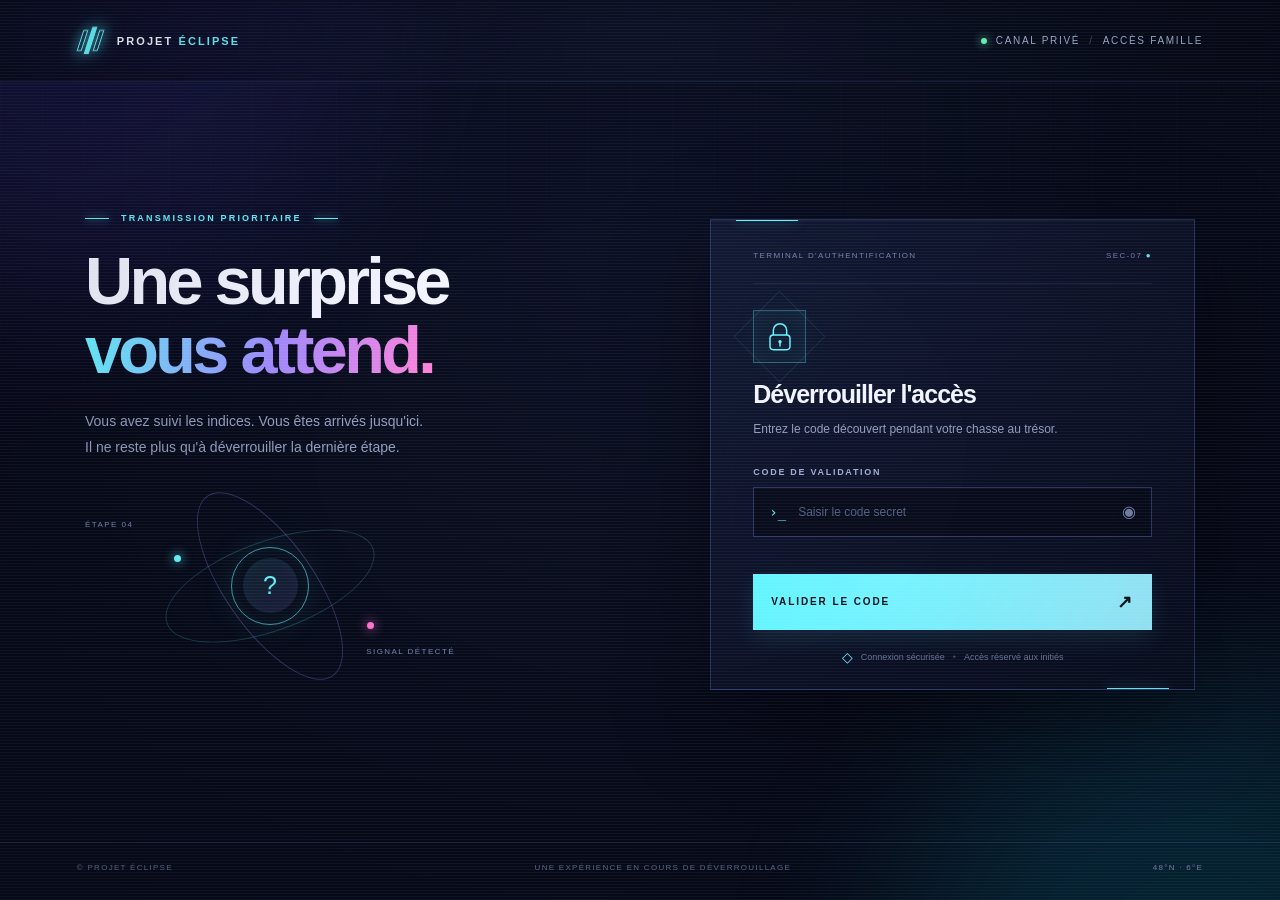
<file: index.html>
<!doctype html>
<html lang="fr">
<head>
  <meta charset="utf-8">
  <meta name="viewport" content="width=device-width, initial-scale=1">
  <meta name="theme-color" content="#080b18">
  <title>Projet Éclipse — Accès confidentiel</title>
  <link rel="stylesheet" href="style.css">
</head>
<body>
  <div class="loading-screen" id="loading-screen" aria-label="Chargement du terminal">
    <div class="loader-inner">
      <div class="loader-emblem"><span>✦</span></div>
      <div class="loader-title">INITIALISATION DU TERMINAL</div>
      <div class="loader-subtitle">SYNCHRONISATION DU SIGNAL...</div>
      <div class="loader-track"><div class="loader-progress"></div></div>
      <div class="loader-percent" id="loader-percent">00%</div>
    </div>
  </div>
  <div class="ambient ambient-one"></div><div class="ambient ambient-two"></div>
  <div class="grid-overlay"></div>
  <header class="topbar">
    <a class="brand" href="#" aria-label="Projet Éclipse, accueil">
      <span class="brand-mark"><span></span><span></span><span></span></span>
      <span>PROJET <b>ÉCLIPSE</b></span>
    </a>
    <div class="top-status"><i></i> CANAL PRIVÉ <span class="status-divider">/</span> ACCÈS FAMILLE</div>
  </header>

  <main class="shell">
    <section class="intro">
      <div class="eyebrow"><span class="eyebrow-line"></span> TRANSMISSION PRIORITAIRE <span class="eyebrow-line"></span></div>
      <h1>Une surprise<br><span>vous attend.</span></h1>
      <p class="intro-copy">Vous avez suivi les indices. Vous êtes arrivés jusqu'ici.<br>Il ne reste plus qu'à déverrouiller la dernière étape.</p>
      <div class="decorative-orbit" aria-hidden="true">
        <div class="orbit orbit-a"></div><div class="orbit orbit-b"></div>
        <div class="orbit-core"><div class="core-inner">?</div></div>
        <span class="orbit-dot dot-a"></span><span class="orbit-dot dot-b"></span>
        <span class="orbit-label label-a">ÉTAPE 04</span><span class="orbit-label label-b">SIGNAL DÉTECTÉ</span>
      </div>
    </section>

    <section class="access-card" aria-labelledby="access-title">
      <div class="card-topline"><span>TERMINAL D'AUTHENTIFICATION</span><span class="card-id">SEC-07 <b>●</b></span></div>
      <div class="lock-icon" aria-hidden="true">
        <svg viewBox="0 0 48 48" fill="none"><path d="M14 21v-7a10 10 0 0 1 20 0v7" stroke="currentColor" stroke-width="2.2"/><rect x="9" y="21" width="30" height="22" rx="5" stroke="currentColor" stroke-width="2.2"/><circle cx="24" cy="31" r="2.5" fill="currentColor"/><path d="M24 33.5v4" stroke="currentColor" stroke-width="2.2" stroke-linecap="round"/></svg>
      </div>
      <h2 id="access-title">Déverrouiller l'accès</h2>
      <p class="card-copy">Entrez le code découvert pendant votre chasse au trésor.</p>
      <form id="code-form" novalidate>
        <label for="secret-code">CODE DE VALIDATION</label>
        <div class="input-wrap">
          <span class="input-prefix">›_</span>
          <input id="secret-code" name="code" type="password" placeholder="Saisir le code secret" autocomplete="off" spellcheck="false" required>
          <button class="reveal-toggle" id="toggle-code" type="button" aria-label="Afficher ou masquer le code">◉</button>
        </div>
        <p class="error-message" id="error-message" role="alert" aria-live="polite"></p>
        <button class="unlock-button" type="submit"><span>VALIDER LE CODE</span><span class="button-arrow">↗</span></button>
      </form>
      <div class="card-foot"><span class="tiny-shield">◇</span> Connexion sécurisée <span class="foot-dot">•</span> Accès réservé aux initiés</div>
    </section>
  </main>

  <footer class="footer"><span>© PROJET ÉCLIPSE</span><span>UNE EXPÉRIENCE EN COURS DE DÉVERROUILLAGE</span><span class="footer-coordinates">48°N · 6°E</span></footer>
  <div class="scanline" aria-hidden="true"></div>
  <script src="script.js"></script>
</body>
</html>
</file>
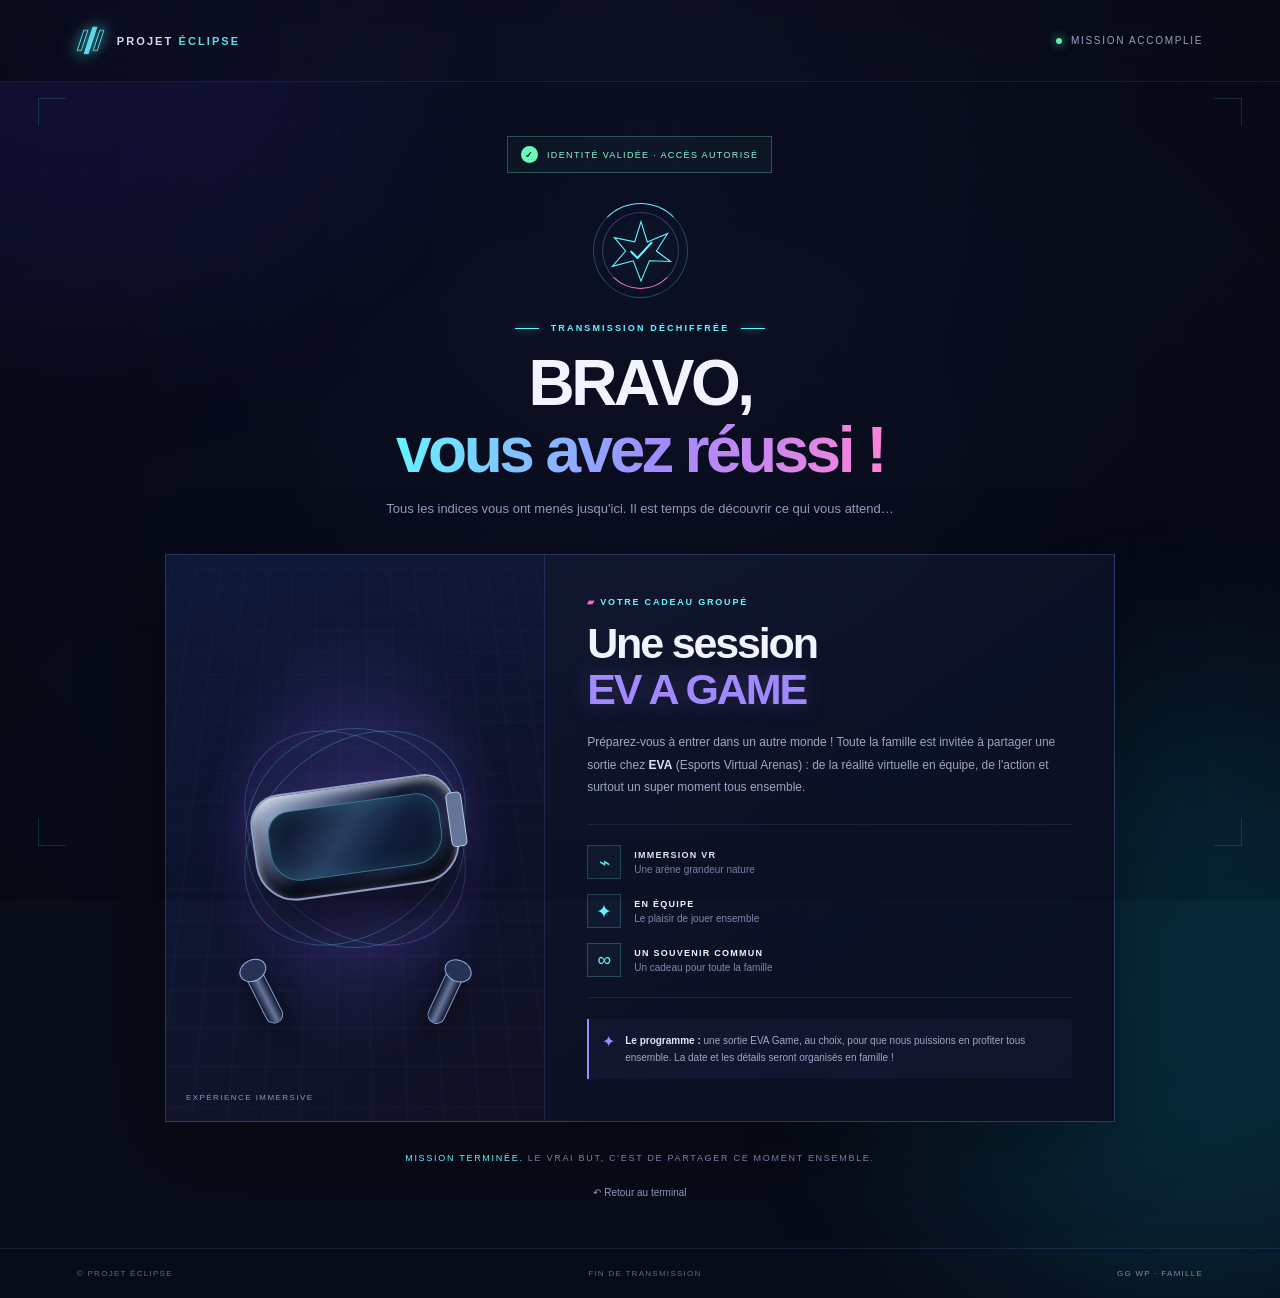
<file: cadeau.html>
<!doctype html>
<html lang="fr">
<head>
  <meta charset="utf-8">
  <meta name="viewport" content="width=device-width, initial-scale=1">
  <meta name="theme-color" content="#080b18">
  <title>Surprise déverrouillée — Projet Éclipse</title>
  <link rel="stylesheet" href="style.css">
</head>
<body class="gift-page">
  <div class="loading-screen" id="gift-loading" aria-label="Décryptage du cadeau">
    <div class="loader-inner">
      <div class="loader-emblem"><span>✦</span></div>
      <div class="loader-title">DÉCRYPTAGE DU CADEAU</div>
      <div class="loader-subtitle">OUVERTURE DU COFFRE-FORT NUMÉRIQUE...</div>
      <div class="loader-track"><div class="loader-progress"></div></div>
      <div class="loader-percent">ACCESSING REWARD</div>
    </div>
  </div>
  <div class="ambient ambient-one"></div><div class="ambient ambient-two"></div>
  <div class="grid-overlay"></div>
  <header class="topbar">
    <a class="brand" href="index.html"><span class="brand-mark"><span></span><span></span><span></span></span><span>PROJET <b>ÉCLIPSE</b></span></a>
    <div class="top-status"><i></i> MISSION ACCOMPLIE</div>
  </header>
  <span class="hud-corner hud-tl" aria-hidden="true"></span><span class="hud-corner hud-tr" aria-hidden="true"></span>
  <span class="hud-corner hud-bl" aria-hidden="true"></span><span class="hud-corner hud-br" aria-hidden="true"></span>
  <main class="gift-shell">
    <div class="success-chip"><span>✓</span> IDENTITÉ VALIDÉE · ACCÈS AUTORISÉ</div>
    <div class="celebration-symbol" aria-hidden="true">
      <div class="celebration-ring ring-one"></div><div class="celebration-ring ring-two"></div>
      <svg viewBox="0 0 100 100" fill="none"><path d="M50 8 59 37 88 25 72 50 92 65 62 64 50 93 39 64 9 72 28 50 12 31 41 37Z" stroke="currentColor" stroke-width="1.6"/><path d="m36 51 9 9 20-22" stroke="currentColor" stroke-width="3" stroke-linecap="round" stroke-linejoin="round"/></svg>
    </div>
    <p class="eyebrow"><span class="eyebrow-line"></span> TRANSMISSION DÉCHIFFRÉE <span class="eyebrow-line"></span></p>
    <h1 class="gift-title">BRAVO,<br><span>vous avez réussi !</span></h1>
    <p class="gift-intro">Tous les indices vous ont menés jusqu'ici. Il est temps de découvrir ce qui vous attend…</p>
    <section class="prize-card">
      <div class="prize-image">
        <div class="prize-halo"></div>
        <div class="vr-visor"><div class="visor-glass"></div><div class="visor-side"></div></div>
        <div class="vr-controller controller-left"></div><div class="vr-controller controller-right"></div>
        <span class="image-tag">EXPÉRIENCE IMMERSIVE</span>
      </div>
      <div class="prize-content">
        <p class="prize-kicker">VOTRE CADEAU GROUPÉ</p>
        <h2>Une session<br><span>EV A GAME</span></h2>
        <p class="prize-description">Préparez-vous à entrer dans un autre monde ! Toute la famille est invitée à partager une sortie chez <strong>EVA</strong> (Esports Virtual Arenas) : de la réalité virtuelle en équipe, de l'action et surtout un super moment tous ensemble.</p>
        <div class="prize-features">
          <div><span class="feature-icon">⌁</span><span><b>IMMERSION VR</b><small>Une arène grandeur nature</small></span></div>
          <div><span class="feature-icon">✦</span><span><b>EN ÉQUIPE</b><small>Le plaisir de jouer ensemble</small></span></div>
          <div><span class="feature-icon">∞</span><span><b>UN SOUVENIR COMMUN</b><small>Un cadeau pour toute la famille</small></span></div>
        </div>
        <div class="gift-note"><span>✦</span><p><b>Le programme :</b> une sortie EVA Game, au choix, pour que nous puissions en profiter tous ensemble. La date et les détails seront organisés en famille !</p></div>
      </div>
    </section>
    <p class="closing-line">MISSION TERMINÉE. <span>LE VRAI BUT, C'EST DE PARTAGER CE MOMENT ENSEMBLE.</span></p>
    <a class="back-link" href="index.html">↶ Retour au terminal</a>
  </main>
  <footer class="footer"><span>© PROJET ÉCLIPSE</span><span>FIN DE TRANSMISSION</span><span class="footer-coordinates">GG WP · FAMILLE</span></footer>
  <div class="confetti-layer" id="confetti-layer" aria-hidden="true"></div>
  <script src="gift.js"></script>
</body>
</html>
</file>
<file: style.css>
:root {
  --bg: #080b18; --panel: rgba(15, 20, 40, .82); --line: rgba(126, 151, 255, .2);
  --text: #f1f4ff; --muted: #939dbd; --cyan: #63f5ff; --violet: #a18bff;
  --pink: #ff73ce; --font: Inter, "Segoe UI", Roboto, Helvetica, Arial, sans-serif;
}
* { box-sizing: border-box; }
html { min-height: 100%; }
body { margin: 0; min-height: 100vh; background: var(--bg); color: var(--text); font-family: var(--font); overflow-x: hidden; }
body::before { content:""; position:fixed; inset:0; pointer-events:none; opacity:.22; z-index:-1; background: radial-gradient(ellipse at 50% 25%, #1b2350 0%, transparent 58%), linear-gradient(135deg,#080b18,#0b1024 50%,#090b19); }
.ambient { position:fixed; width:38rem; height:38rem; border-radius:50%; filter:blur(100px); opacity:.14; pointer-events:none; z-index:-1; animation: float 14s ease-in-out infinite alternate; }
.ambient-one { background:#5c46ff; top:-20rem; left:-14rem; }
.ambient-two { background:#00d9f5; bottom:-25rem; right:-14rem; animation-delay:-5s; }
.grid-overlay { position:fixed; inset:0; z-index:-1; pointer-events:none; opacity:.16; background-image:linear-gradient(rgba(125,150,255,.12) 1px,transparent 1px),linear-gradient(90deg,rgba(125,150,255,.12) 1px,transparent 1px); background-size:54px 54px; mask-image:linear-gradient(to bottom,black,transparent 85%); }
.topbar { height:82px; padding:0 clamp(22px,6vw,90px); display:flex; align-items:center; justify-content:space-between; border-bottom:1px solid rgba(132,151,255,.13); position:relative; z-index:2; }
.brand { display:flex; align-items:center; gap:13px; color:var(--text); text-decoration:none; letter-spacing:.19em; font-size:11px; font-weight:600; }
.brand b { color:var(--cyan); font-weight:800; }
.brand-mark { width:27px; height:27px; display:flex; align-items:center; justify-content:center; gap:3px; transform:skew(-18deg); }
.brand-mark span { display:block; height:21px; width:5px; border:1px solid var(--cyan); box-shadow:0 0 12px #63f5ff55; }
.brand-mark span:nth-child(2) { height:27px; background:#63f5ff; }
.top-status { color:#a9b3d4; font-size:10px; letter-spacing:.17em; display:flex; align-items:center; gap:9px; }
.top-status i { width:6px; height:6px; background:#6effc1; border-radius:50%; box-shadow:0 0 10px #6effc1; }
.status-divider { color:#485276; }
.shell { width:min(1110px, calc(100% - 44px)); margin:0 auto; min-height:calc(100vh - 140px); display:grid; grid-template-columns:1.05fr .95fr; align-items:center; gap:clamp(36px,7vw,105px); padding:55px 0 70px; }
.intro { position:relative; padding-bottom:20px; }
.eyebrow { display:flex; align-items:center; gap:12px; color:var(--cyan); letter-spacing:.24em; font-size:9px; font-weight:700; }
.eyebrow-line { display:inline-block; width:24px; height:1px; background:var(--cyan); box-shadow:0 0 8px var(--cyan); }
h1 { font-size:clamp(42px,5.2vw,70px); line-height:1.04; letter-spacing:-.055em; margin:24px 0 22px; font-weight:760; }
h1 span, .gift-title span { color:transparent; background:linear-gradient(100deg,#65f5ff 0%,#a18bff 54%,#ff82d8 100%); background-clip:text; -webkit-background-clip:text; }
.intro-copy { color:var(--muted); font-size:14px; line-height:1.9; margin:0; }
.decorative-orbit { position:relative; height:180px; max-width:370px; margin-top:35px; }
.orbit { position:absolute; border:1px solid rgba(99,245,255,.2); border-radius:50%; left:50%; top:50%; transform:translate(-50%,-50%) rotate(-20deg); }
.orbit-a { width:220px; height:90px; }
.orbit-b { width:220px; height:90px; transform:translate(-50%,-50%) rotate(55deg); border-color:rgba(161,139,255,.3); }
.orbit-core { position:absolute; width:78px; height:78px; border:1px solid #63f5ff9c; border-radius:50%; left:50%; top:50%; transform:translate(-50%,-50%); display:grid; place-items:center; box-shadow:0 0 35px #63f5ff1c,inset 0 0 25px #63f5ff13; }
.core-inner { width:55px; height:55px; display:grid; place-items:center; border-radius:50%; background:linear-gradient(135deg,#63f5ff1b,#a18bff22); color:var(--cyan); font-size:25px; }
.orbit-dot { position:absolute; width:7px; height:7px; border-radius:50%; background:var(--cyan); box-shadow:0 0 12px var(--cyan); }
.dot-a { left:24%; top:33%; }.dot-b { right:22%; bottom:26%; background:var(--pink); box-shadow:0 0 12px var(--pink); }
.orbit-label { position:absolute; font-size:8px; color:#7685b0; letter-spacing:.18em; }
.label-a { left:0; top:24px; }.label-b { right:0; bottom:20px; }
.access-card { position:relative; padding:31px clamp(23px,3.3vw,42px) 24px; border:1px solid rgba(126,151,255,.26); background:linear-gradient(145deg,rgba(20,27,53,.88),rgba(10,14,31,.91)); box-shadow:0 25px 90px #0005, inset 0 1px 0 #ffffff08; backdrop-filter:blur(18px); }
.access-card::before,.access-card::after { content:""; position:absolute; width:34px; height:2px; background:var(--cyan); box-shadow:0 0 13px #63f5ff66; }
.access-card::before { top:-1px; left:25px; }.access-card::after { bottom:-1px; right:25px; }
.card-topline { display:flex; justify-content:space-between; color:#7582ab; font-size:8px; letter-spacing:.17em; padding-bottom:23px; border-bottom:1px solid rgba(126,151,255,.14); }
.card-id b { color:var(--cyan); font-size:8px; }
.lock-icon { width:53px; height:53px; border:1px solid #63f5ff50; display:grid; place-items:center; color:var(--cyan); margin:26px 0 17px; background:#63f5ff09; }
.lock-icon svg { width:32px; height:32px; }
.access-card h2 { margin:0; font-size:25px; letter-spacing:-.04em; }
.card-copy { color:var(--muted); font-size:12px; line-height:1.7; margin:10px 0 27px; }
#code-form label { display:block; color:#9eabcf; font-size:9px; font-weight:700; letter-spacing:.19em; margin-bottom:10px; }
.input-wrap { display:flex; align-items:center; border:1px solid rgba(126,151,255,.32); background:#080c1b; transition:border .2s,box-shadow .2s; }
.input-wrap:focus-within { border-color:var(--cyan); box-shadow:0 0 0 3px #63f5ff12,0 0 22px #63f5ff0d; }
.input-prefix { padding-left:15px; color:var(--cyan); font-size:14px; font-family:monospace; }
.input-wrap input { width:100%; min-width:0; border:0; outline:0; background:transparent; color:#f1f4ff; font:inherit; font-size:12px; padding:17px 12px; letter-spacing:.08em; }
.input-wrap input::placeholder { color:#535e80; letter-spacing:0; }
.reveal-toggle { color:#7380a8; border:0; background:none; cursor:pointer; padding:12px 15px; font-size:16px; }
.unlock-button { display:flex; justify-content:space-between; align-items:center; width:100%; margin-top:15px; padding:17px 18px; color:#07121b; background:linear-gradient(100deg,#63f5ff,#9beeff); border:0; cursor:pointer; font-size:10px; font-weight:900; letter-spacing:.19em; box-shadow:0 8px 25px #63f5ff1c; transition:transform .2s,filter .2s,box-shadow .2s; }
.unlock-button:hover { transform:translateY(-2px); filter:brightness(1.07); box-shadow:0 12px 30px #63f5ff30; }
.unlock-button:active { transform:translateY(0); }
.button-arrow { font-size:18px; }
.error-message { min-height:15px; margin:7px 0 0; color:#ff82b8; font-size:11px; }
.input-wrap.invalid { border-color:#ff5d98; animation:shake .3s; }
.card-foot { display:flex; align-items:center; justify-content:center; gap:8px; margin-top:19px; color:#697598; font-size:9px; }
.tiny-shield { color:var(--cyan); font-size:14px; }.foot-dot { color:#3f4b70; }
.footer { display:flex; align-items:center; justify-content:space-between; gap:15px; padding:20px clamp(22px,6vw,90px); border-top:1px solid rgba(132,151,255,.13); color:#5e6a8e; font-size:8px; letter-spacing:.16em; }
.footer-coordinates { color:#7f8ab0; }
.scanline { position:fixed; inset:0; pointer-events:none; z-index:5; opacity:.08; background:repeating-linear-gradient(to bottom,transparent 0,transparent 3px,#a7c8ff 4px); mix-blend-mode:screen; }
.gift-shell { width:min(950px,calc(100% - 38px)); margin:0 auto; padding:54px 0 40px; text-align:center; min-height:calc(100vh - 140px); }
.success-chip { display:inline-flex; align-items:center; gap:9px; padding:9px 13px; border:1px solid #6effc14a; background:#6effc10a; color:#8dffd0; font-size:9px; letter-spacing:.15em; }
.success-chip span { display:grid; place-items:center; width:17px; height:17px; border-radius:50%; color:#071b17; background:#6effc1; font-weight:900; }
.celebration-symbol { position:relative; width:95px; height:95px; margin:30px auto 25px; display:grid; place-items:center; color:var(--cyan); }
.celebration-symbol svg { width:70px; filter:drop-shadow(0 0 18px #63f5ff60); }
.celebration-ring { position:absolute; inset:0; border:1px solid #63f5ff40; border-radius:50%; }
.ring-one { animation:spin 16s linear infinite; border-top-color:var(--cyan); }.ring-two { inset:9px; border-color:#a18bff55; border-bottom-color:var(--pink); animation:spin 10s linear infinite reverse; }
.gift-shell .eyebrow { justify-content:center; }
.gift-title { font-size:clamp(38px,5.5vw,64px); margin:17px 0 14px; }
.gift-intro { color:var(--muted); font-size:13px; line-height:1.8; max-width:570px; margin:0 auto 34px; }
.prize-card { display:grid; grid-template-columns:.8fr 1.2fr; text-align:left; border:1px solid rgba(126,151,255,.28); background:linear-gradient(145deg,rgba(20,27,53,.9),rgba(10,14,31,.94)); box-shadow:0 25px 80px #0005; overflow:hidden; }
.prize-image { min-height:400px; position:relative; display:grid; place-items:center; overflow:hidden; background:radial-gradient(ellipse at 50% 50%,#493c9b77,transparent 55%),linear-gradient(145deg,#101a3b,#101023); border-right:1px solid #8e9eff20; }
.prize-image::before { content:""; position:absolute; inset:0; opacity:.25; background-image:linear-gradient(#8c9dff1b 1px,transparent 1px),linear-gradient(90deg,#8c9dff1b 1px,transparent 1px); background-size:25px 25px; transform:perspective(300px) rotateX(12deg) scale(1.2); }
.prize-halo { position:absolute; width:220px; height:220px; border:1px solid #63f5ff4a; border-radius:50%; box-shadow:0 0 60px #735dff2b,inset 0 0 55px #63f5ff0e; }
.prize-halo::before,.prize-halo::after { content:""; position:absolute; border:1px solid #a18bff50; border-radius:50%; inset:17px -15px; transform:rotate(42deg); }.prize-halo::after { transform:rotate(-42deg); border-color:#63f5ff45; }
.vr-visor { z-index:1; position:relative; width:205px; height:108px; border-radius:30px 30px 40px 40px; background:linear-gradient(145deg,#d6e7ff,#58688e 28%,#111a31 48%,#252f50 73%,#080d1b); transform:rotate(-8deg); box-shadow:inset 0 4px 8px #fff9,inset 0 -12px 16px #0009,0 25px 38px #0009,0 0 35px #8e81ff33; border:2px solid #9cadd7; }
.visor-glass { position:absolute; inset:16px 14px 17px; border-radius:23px 23px 30px 30px; background:linear-gradient(130deg,#10172b,#182b52 45%,#0a1226); border:1px solid #63f5ff75; box-shadow:inset 0 0 22px #63f5ff2c; overflow:hidden; }
.visor-glass::before { content:""; position:absolute; width:90px; height:160px; left:18px; top:-40px; transform:rotate(38deg); background:linear-gradient(90deg,transparent,#a3eaff20,transparent); }
.visor-side { position:absolute; width:16px; height:55px; right:-10px; top:20px; background:#6b7ba2; border:1px solid #c6d6f7; border-radius:5px; }
.vr-controller { z-index:2; position:absolute; width:18px; height:63px; bottom:95px; background:linear-gradient(90deg,#111a2e,#66759d,#10182b); border:1px solid #8499cc; border-radius:10px; box-shadow:0 8px 20px #0007; }
.vr-controller::before { content:""; position:absolute; width:26px; height:20px; left:-5px; top:-7px; border:1px solid #9bb1e7; border-radius:50%; background:#263354; }
.controller-left { left:calc(50% - 100px); transform:rotate(-27deg); }.controller-right { right:calc(50% - 100px); transform:rotate(25deg); }
.image-tag { position:absolute; bottom:19px; left:20px; color:#8c9abd; font-size:8px; letter-spacing:.18em; z-index:2; }
.prize-content { padding:clamp(24px,3.5vw,42px); }
.prize-kicker { color:var(--cyan); font-size:9px; letter-spacing:.2em; font-weight:800; margin:0 0 13px; }
.prize-content h2 { font-size:clamp(30px,4vw,43px); line-height:1.08; letter-spacing:-.05em; margin:0 0 18px; }
.prize-content h2 span { color:var(--violet); }
.prize-description { color:#a3adca; font-size:12px; line-height:1.9; margin:0 0 25px; }
.prize-description strong { color:#e9eaff; }
.prize-features { display:grid; gap:15px; padding:20px 0; border-top:1px solid #8e9eff20; border-bottom:1px solid #8e9eff20; }
.prize-features > div { display:flex; align-items:center; gap:13px; }
.feature-icon { display:grid; place-items:center; width:34px; height:34px; flex-shrink:0; border:1px solid #63f5ff38; color:var(--cyan); background:#63f5ff09; font-size:19px; }
.prize-features b,.prize-features small { display:block; }.prize-features b { font-size:9px; letter-spacing:.14em; }.prize-features small { margin-top:4px; color:#7e89ad; font-size:10px; }
.gift-note { display:flex; gap:10px; align-items:flex-start; margin-top:21px; padding:13px; background:#a18bff0b; border-left:2px solid var(--violet); }
.gift-note > span { color:var(--violet); }.gift-note p { margin:0; color:#9da8c7; font-size:10px; line-height:1.7; }.gift-note b { color:#dfe4ff; }
.closing-line { margin:30px 0 14px; color:var(--cyan); font-size:9px; letter-spacing:.19em; }.closing-line span { color:#7582a8; }
.back-link { display:inline-block; color:#8c98bb; text-decoration:none; font-size:10px; padding:10px; transition:color .2s; }.back-link:hover { color:var(--cyan); }
.confetti-layer { position:fixed; inset:0; pointer-events:none; overflow:hidden; z-index:10; }
.confetti { position:absolute; top:-15px; width:5px; height:10px; opacity:.8; animation:fall linear forwards; }
@keyframes float { to { transform:translate(45px,35px) scale(1.12); } }
@keyframes spin { to { transform:rotate(360deg); } }
@keyframes shake { 25%,75% { transform:translateX(-3px); } 50% { transform:translateX(3px); } }
@keyframes fall { to { transform:translateY(110vh) rotate(700deg); opacity:.2; } }
@media (max-width:760px) {
  .topbar { height:68px; padding:0 20px; }.top-status { font-size:8px; letter-spacing:.1em; }.brand { font-size:9px; letter-spacing:.12em; gap:8px; }
  .shell { grid-template-columns:1fr; gap:22px; padding:42px 0 45px; width:min(480px,calc(100% - 34px)); }
  .intro { text-align:center; }.intro .eyebrow { justify-content:center; }.intro h1 { margin-top:18px; }.intro-copy { font-size:12px; }.decorative-orbit { height:125px; margin:17px auto 0; max-width:300px; }.orbit-a,.orbit-b { width:170px; height:70px; }.orbit-core { width:62px; height:62px; }.core-inner { width:44px; height:44px; }.orbit-label { font-size:7px; }
  .access-card { padding:24px 22px 20px; }.lock-icon { margin-top:21px; }.footer { padding:17px 20px; flex-wrap:wrap; justify-content:center; font-size:7px; }.footer > span:nth-child(2) { display:none; }
  .gift-shell { padding-top:35px; }.gift-title { font-size:clamp(35px,9vw,52px); }.gift-intro { font-size:12px; margin-bottom:25px; }
  .prize-card { grid-template-columns:1fr; }.prize-image { min-height:275px; border-right:0; border-bottom:1px solid #8e9eff20; }.prize-halo { width:175px; height:175px; }.vr-visor { transform:scale(.82) rotate(-8deg); }.vr-controller { bottom:55px; }.prize-content { padding:25px 22px; }.closing-line { line-height:1.8; }.closing-line span { display:block; margin-top:4px; }
}
@media (prefers-reduced-motion: reduce) { *,*::before,*::after { animation-duration:.01ms!important; animation-iteration-count:1!important; scroll-behavior:auto!important; } }


/* === ÉDITION CINÉMATIQUE SCI-FI === */
:root { --electric:#6af7ff; --plasma:#9d7bff; --hotpink:#ff69d4; }
body { isolation:isolate; }
body::after {
  content:""; position:fixed; inset:0; pointer-events:none; z-index:6; opacity:.13;
  background:radial-gradient(ellipse at center,transparent 35%,#000 100%);
}
.grid-overlay { opacity:.22; background-size:42px 42px; animation:grid-drift 24s linear infinite; }
.topbar { backdrop-filter:blur(14px); background:linear-gradient(90deg,#080b18c9,#10152a77,#080b18c9); }
.brand-mark { filter:drop-shadow(0 0 8px #63f5ff66); }
.brand-mark span:nth-child(2) { box-shadow:0 0 16px #63f5ff88; }
.top-status { text-shadow:0 0 14px #63f5ff22; }
.eyebrow { text-shadow:0 0 14px #63f5ff40; }
.access-card { overflow:hidden; box-shadow:0 25px 90px #0007, inset 0 1px 0 #ffffff0c, 0 0 50px #6d70ff08; }
.access-card::before,.access-card::after { width:62px; height:2px; }
.access-card::before { animation:corner-pulse 3s ease-in-out infinite alternate; }
.access-card::after { animation:corner-pulse 3s ease-in-out infinite alternate-reverse; }
.access-card::marker { display:none; }
.access-card::selection { background:#63f5ff55; }
.lock-icon { position:relative; box-shadow:0 0 28px #63f5ff0b,inset 0 0 22px #63f5ff0a; }
.lock-icon::after { content:""; position:absolute; inset:-7px; border:1px solid #63f5ff19; transform:rotate(45deg); }
.input-wrap { position:relative; }
.input-wrap::after { content:""; position:absolute; top:0; bottom:0; left:-30%; width:20%; pointer-events:none; background:linear-gradient(90deg,transparent,#63f5ff12,transparent); transform:skewX(-20deg); }
.input-wrap:focus-within::after { animation:input-scan 1.2s ease-out; }
.unlock-button { position:relative; overflow:hidden; }
.unlock-button::before { content:""; position:absolute; top:-100%; left:-30%; width:20%; height:300%; background:#ffffff38; transform:rotate(25deg); transition:left .55s ease; }
.unlock-button:hover::before { left:130%; }
.unlock-button::after { content:""; position:absolute; inset:0; border:1px solid #ffffff50; opacity:0; transition:opacity .2s; }
.unlock-button:hover::after { opacity:1; }
.decorative-orbit { filter:drop-shadow(0 0 18px #63f5ff0c); }
.orbit-a { animation:orbit-tilt 14s ease-in-out infinite alternate; }
.orbit-b { animation:orbit-tilt 17s ease-in-out infinite alternate-reverse; }
.orbit-dot { animation:dot-pulse 2s ease-in-out infinite alternate; }
.scanline { opacity:.11; background:repeating-linear-gradient(to bottom,transparent 0,transparent 2px,#a7c8ff 3px); }
.footer { position:relative; z-index:2; }

/* Loading screen */
.loading-screen { position:fixed; inset:0; z-index:1000; display:grid; place-items:center; background:#060815; opacity:1; visibility:visible; transition:opacity .45s ease,visibility .45s ease; }
.loading-screen.is-hidden { opacity:0; visibility:hidden; pointer-events:none; }
.loader-inner { width:min(330px,80vw); text-align:center; }
.loader-emblem { width:72px; height:72px; margin:0 auto 25px; position:relative; display:grid; place-items:center; color:var(--cyan); font-size:28px; border:1px solid #63f5ff55; transform:rotate(45deg); box-shadow:0 0 35px #63f5ff18,inset 0 0 20px #63f5ff0c; }
.loader-emblem span { transform:rotate(-45deg); }
.loader-emblem::before,.loader-emblem::after { content:""; position:absolute; inset:-8px; border:1px solid #a18bff55; animation:spin 4s linear infinite; }
.loader-emblem::after { inset:-15px; border-color:#63f5ff24; animation-direction:reverse; animation-duration:7s; }
.loader-title { color:#dfe9ff; font-size:10px; letter-spacing:.32em; margin-bottom:9px; }
.loader-subtitle { color:#65749b; font-size:9px; letter-spacing:.14em; }
.loader-track { height:2px; margin-top:24px; background:#222945; overflow:hidden; }
.loader-progress { width:35%; height:100%; background:linear-gradient(90deg,var(--cyan),var(--plasma),var(--hotpink)); box-shadow:0 0 14px var(--cyan); animation:loader-progress .95s ease-in-out forwards; }
.loader-percent { color:var(--cyan); font:10px monospace; text-align:right; margin-top:9px; }

/* Code success: short cinematic access sequence */
.access-flash { position:fixed; inset:0; z-index:900; pointer-events:none; background:#d8ffff; animation:access-flash .55s ease-out forwards; }
.access-flash::before { content:""; position:absolute; inset:0; background:repeating-linear-gradient(0deg,transparent 0 5px,#11152b20 6px 7px); }
.access-flash::after { content:"ACCESS GRANTED  //  SIGNAL CONFIRMED"; position:absolute; left:50%; top:50%; transform:translate(-50%,-50%); color:#07121b; font:900 clamp(11px,2vw,18px) monospace; letter-spacing:.18em; white-space:nowrap; animation:grant-text .52s ease-out forwards; }
body.transitioning { overflow:hidden; }
body.transitioning .shell { animation:terminal-exit .68s cubic-bezier(.2,.8,.2,1) forwards; }
body.transitioning .topbar,body.transitioning .footer { animation:fade-out .35s ease forwards; }

/* Gift page cinematic arrival */
.gift-page .gift-shell { position:relative; z-index:1; }
.gift-page .gift-shell.reveal-ready .success-chip { animation:chip-appear .65s .05s both; }
.gift-page .gift-shell.reveal-ready .celebration-symbol { animation:emblem-appear .85s .15s both; }
.gift-page .gift-shell.reveal-ready > .eyebrow { animation:fade-rise .6s .3s both; }
.gift-page .gift-shell.reveal-ready .gift-title { animation:title-appear .8s .35s both; }
.gift-page .gift-shell.reveal-ready .gift-intro { animation:fade-rise .65s .55s both; }
.gift-page .gift-shell.reveal-ready .prize-card { animation:prize-materialize 1.05s .68s cubic-bezier(.16,1,.3,1) both; }
.gift-page .gift-shell.reveal-ready .closing-line { animation:fade-rise .7s 1.15s both; }
.gift-page .gift-shell.reveal-ready .back-link { animation:fade-rise .7s 1.3s both; }
.gift-page .prize-card { position:relative; }
.gift-page .prize-card::before { content:""; position:absolute; z-index:4; inset:0; pointer-events:none; border:1px solid #63f5ff00; animation:prize-border 2.3s 1.4s ease-out both; }
.gift-page .prize-image { isolation:isolate; }
.gift-page .prize-image::after { content:""; position:absolute; z-index:1; inset:-30% -100%; background:linear-gradient(110deg,transparent 40%,#8bfaff15 48%,#ffffff23 50%,#a18bff15 52%,transparent 60%); transform:translateX(-70%) rotate(8deg); animation:prize-sweep 1.3s 1.45s ease-out forwards; pointer-events:none; }
.gift-page .prize-halo { animation:halo-breathe 4s 1.2s ease-in-out infinite alternate; }
.gift-page .vr-visor { animation:visor-float 5s 1.4s ease-in-out infinite; }
.gift-page .vr-controller.controller-left { animation:controller-left 5s 1.4s ease-in-out infinite; }
.gift-page .vr-controller.controller-right { animation:controller-right 5s 1.4s ease-in-out infinite; }
.gift-page .celebration-symbol svg { animation:seal-glow 3s 1.1s ease-in-out infinite alternate; }
.gift-page .prize-kicker::before { content:"▰ "; color:var(--hotpink); }
.gift-page .prize-content h2 span { text-shadow:0 0 24px #a18bff40; }
.gift-page .gift-note { animation:note-glow 4s 2s ease-in-out infinite alternate; }
.gift-page .gift-note > span { animation:star-twinkle 2s 2s ease-in-out infinite; }
.confetti { box-shadow:0 0 8px currentColor; }
.confetti-glow { position:absolute; top:-10vh; width:2px; height:15vh; background:linear-gradient(transparent,#63f5ff,transparent); opacity:.65; animation:fall linear forwards; }
.hud-corner { position:fixed; width:28px; height:28px; border-color:#63f5ff40; border-style:solid; z-index:2; pointer-events:none; opacity:.65; }
.hud-tl { top:98px; left:clamp(12px,3vw,42px); border-width:1px 0 0 1px; }
.hud-tr { top:98px; right:clamp(12px,3vw,42px); border-width:1px 1px 0 0; }
.hud-bl { bottom:54px; left:clamp(12px,3vw,42px); border-width:0 0 1px 1px; }
.hud-br { bottom:54px; right:clamp(12px,3vw,42px); border-width:0 1px 1px 0; }
@keyframes grid-drift { to { background-position:42px 42px; } }
@keyframes corner-pulse { from { opacity:.5; box-shadow:0 0 5px #63f5ff33; } to { opacity:1; box-shadow:0 0 16px #63f5ff99; } }
@keyframes input-scan { from { left:-30%; } to { left:130%; } }
@keyframes orbit-tilt { from { filter:brightness(.8); } to { filter:brightness(1.25); } }
@keyframes dot-pulse { to { transform:scale(1.7); opacity:.55; } }
@keyframes loader-progress { from { width:4%; } to { width:100%; } }
@keyframes access-flash { 0% { opacity:0; } 18% { opacity:.9; } 100% { opacity:0; } }
@keyframes grant-text { 0% { opacity:0; letter-spacing:.45em; } 25% { opacity:1; } 100% { opacity:0; letter-spacing:.18em; } }
@keyframes terminal-exit { 0% { opacity:1; transform:scale(1); filter:blur(0); } 45% { opacity:1; transform:scale(1.025); filter:blur(0); } 100% { opacity:0; transform:scale(.96) translateY(-8px); filter:blur(8px); } }
@keyframes fade-out { to { opacity:0; } }
@keyframes chip-appear { from { opacity:0; transform:translateY(12px) scale(.92); filter:blur(5px); } to { opacity:1; transform:none; filter:blur(0); } }
@keyframes emblem-appear { 0% { opacity:0; transform:scale(.3) rotate(-100deg); filter:blur(12px); } 70% { opacity:1; transform:scale(1.08) rotate(8deg); filter:blur(0); } 100% { transform:scale(1) rotate(0); } }
@keyframes fade-rise { from { opacity:0; transform:translateY(18px); filter:blur(5px); } to { opacity:1; transform:translateY(0); filter:blur(0); } }
@keyframes title-appear { 0% { opacity:0; transform:translateY(22px) scale(.96); filter:blur(9px); text-shadow:0 0 30px #63f5ff; } 100% { opacity:1; transform:none; filter:blur(0); text-shadow:none; } }
@keyframes prize-materialize { 0% { opacity:0; transform:translateY(35px) scale(.96); filter:blur(12px) brightness(2); } 65% { opacity:1; filter:blur(0) brightness(1.3); } 100% { opacity:1; transform:none; filter:blur(0) brightness(1); } }
@keyframes prize-border { 0% { border-color:#63f5ff00; box-shadow:inset 0 0 0 #63f5ff00; } 25% { border-color:#63f5ffcc; box-shadow:inset 0 0 50px #63f5ff15,0 0 35px #63f5ff16; } 100% { border-color:#63f5ff00; box-shadow:inset 0 0 0 #63f5ff00; } }
@keyframes prize-sweep { 0% { transform:translateX(-75%) rotate(8deg); } 100% { transform:translateX(75%) rotate(8deg); } }
@keyframes halo-breathe { from { transform:scale(.96); box-shadow:0 0 40px #735dff1b,inset 0 0 30px #63f5ff0b; } to { transform:scale(1.06); box-shadow:0 0 75px #735dff4a,inset 0 0 45px #63f5ff1a; } }
@keyframes visor-float { 0%,100% { transform:translateY(0) rotate(-8deg); } 50% { transform:translateY(-9px) rotate(-5deg); } }
@keyframes controller-left { 0%,100% { transform:translateY(0) rotate(-27deg); } 50% { transform:translateY(-5px) rotate(-22deg); } }
@keyframes controller-right { 0%,100% { transform:translateY(0) rotate(25deg); } 50% { transform:translateY(-7px) rotate(30deg); } }
@keyframes seal-glow { from { filter:drop-shadow(0 0 10px #63f5ff35); } to { filter:drop-shadow(0 0 24px #63f5ffb0); } }
@keyframes note-glow { from { background:#a18bff08; } to { background:#a18bff17; } }
@keyframes star-twinkle { 0%,100% { opacity:.6; transform:scale(.9); } 50% { opacity:1; transform:scale(1.25); } }
@media (max-width:760px) {
  .hud-corner { display:none; }
  .loader-emblem { width:62px; height:62px; }
  .gift-page .prize-image::after { animation-duration:.8s; }
}
@media (prefers-reduced-motion: reduce) {
  .gift-page .gift-shell.reveal-ready *, .gift-page .prize-image::after, .gift-page .prize-card::before,
  .gift-page .prize-halo, .gift-page .vr-visor, .gift-page .vr-controller, .gift-page .celebration-symbol svg,
  .ambient,.grid-overlay,.orbit-a,.orbit-b,.orbit-dot { animation:none!important; }
}
</file>
